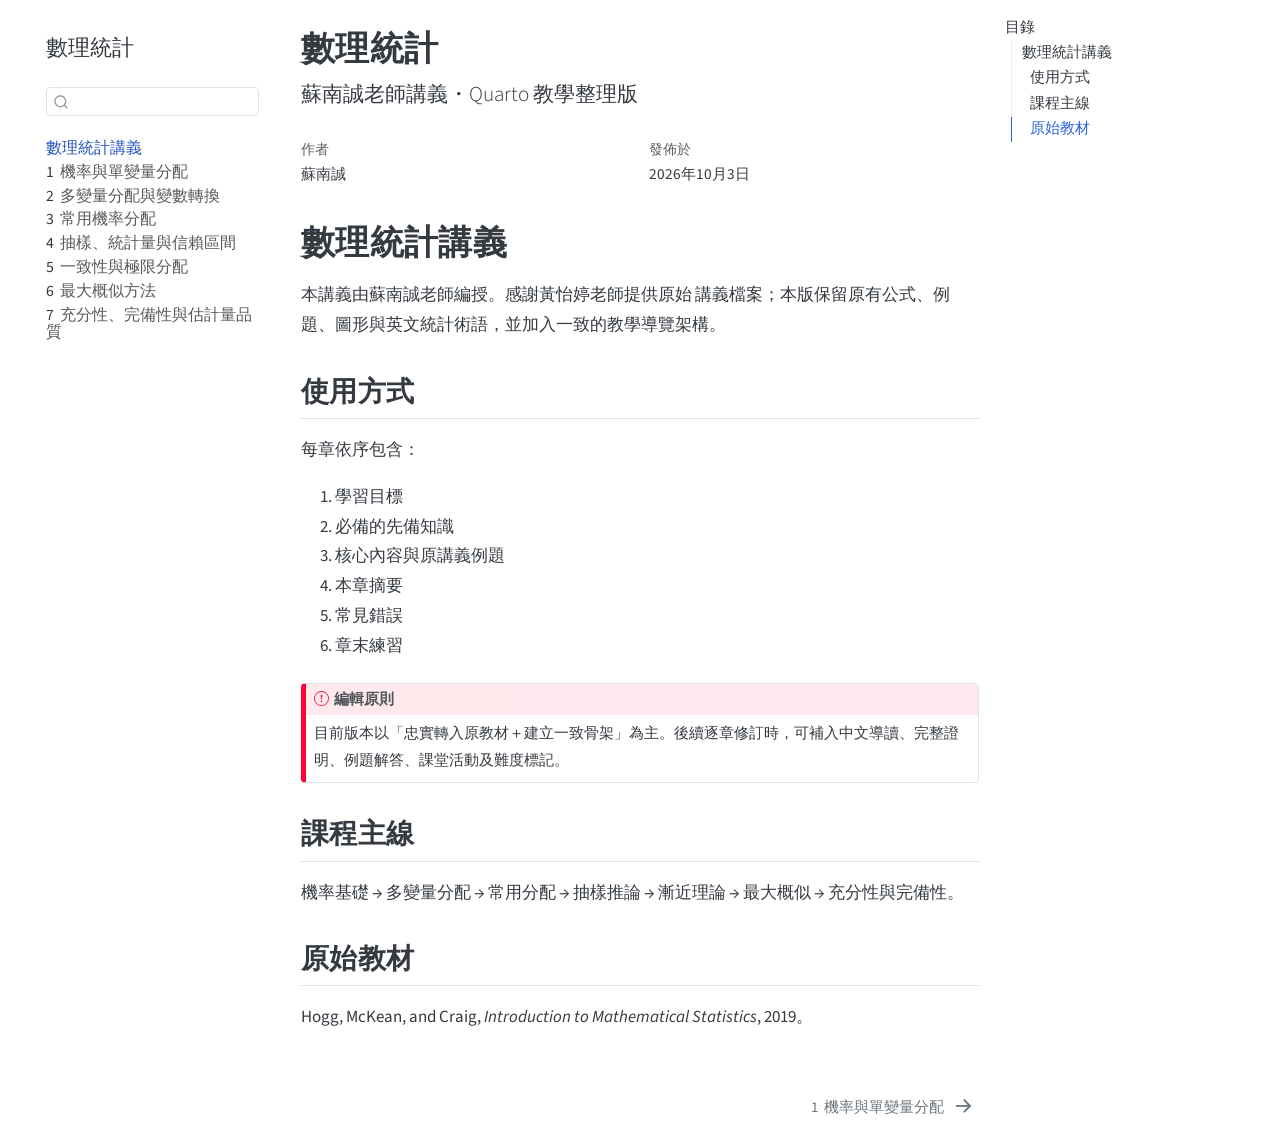
<file: index.html>
<!DOCTYPE html>
<html xmlns="http://www.w3.org/1999/xhtml" lang="zh-tw" xml:lang="zh-tw"><head>

<meta charset="utf-8">
<meta name="generator" content="quarto-1.10.18">

<meta name="viewport" content="width=device-width, initial-scale=1.0, user-scalable=yes">

<meta name="author" content="蘇南誠">

<title>數理統計</title>
<style>
/* Default styles provided by pandoc.
** See https://pandoc.org/MANUAL.html#variables-for-html for config info.
*/
span.smallcaps{font-variant: small-caps;}
div.columns{display: flex; gap: 1.5em;}
div.column{flex: auto;}
@media screen {
div.columns{gap: min(4vw, 1.5em);}
div.column{overflow-x: auto;}
}
div.hanging-indent{margin-left: 1.5em; text-indent: -1.5em;}
ul.task-list{list-style: none;}
ul.task-list li input[type="checkbox"] {
  width: 0.8em;
  margin: 0 0.8em 0.2em -1em; /* quarto-specific, see https://github.com/quarto-dev/quarto-cli/issues/4556 */ 
  vertical-align: middle;
}
</style>


<script src="site_libs/quarto-nav/quarto-nav.js"></script>
<script src="site_libs/quarto-nav/headroom.min.js"></script>
<script src="site_libs/clipboard/clipboard.min.js"></script>
<script src="site_libs/quarto-search/autocomplete.umd.js"></script>
<script src="site_libs/quarto-search/fuse.min.js"></script>
<script src="site_libs/quarto-search/quarto-search.js"></script>
<meta name="quarto:offset" content="./">
<link href="./01-probability.html" rel="next">
<script src="site_libs/quarto-html/quarto.js" type="module"></script>
<script src="site_libs/quarto-html/tabsets/tabsets.js" type="module"></script>
<script src="site_libs/quarto-html/popper.min.js"></script>
<script src="site_libs/quarto-html/tippy.umd.min.js"></script>
<script src="site_libs/quarto-html/anchor.min.js"></script>
<link href="site_libs/quarto-html/tippy.css" rel="stylesheet">
<link href="site_libs/quarto-html/quarto-syntax-highlighting-64a204ab8560d761af7679ceaba22944.css" rel="stylesheet" id="quarto-text-highlighting-styles">
<script src="site_libs/bootstrap/bootstrap.min.js"></script>
<link href="site_libs/bootstrap/bootstrap-icons.css" rel="stylesheet">
<link href="site_libs/bootstrap/bootstrap-631496449bf32ff9b0bb69a6bfd9195d.min.css" rel="stylesheet" append-hash="true" id="quarto-bootstrap" data-mode="light">
<script id="quarto-search-options" type="application/json">{
  "location": "sidebar",
  "copy-button": false,
  "collapse-after": 3,
  "panel-placement": "start",
  "type": "textbox",
  "limit": 50,
  "keyboard-shortcut": [
    "f",
    "/",
    "s"
  ],
  "show-item-context": false,
  "language": {
    "search-no-results-text": "沒有結果",
    "search-matching-documents-text": "符合的文件",
    "search-copy-link-title": "複製搜尋連結",
    "search-hide-matches-text": "隱藏其他符合的結果",
    "search-more-match-text": "更多符合結果",
    "search-more-matches-text": "更多符合結果",
    "search-clear-button-title": "清除",
    "search-text-placeholder": "",
    "search-detached-cancel-button-title": "取消",
    "search-submit-button-title": "送出",
    "search-label": "搜尋"
  }
}</script>


<link rel="stylesheet" href="styles.css">
</head>

<body class="nav-sidebar floating quarto-light">

<div id="quarto-search-results"></div>
  <header id="quarto-header" class="headroom fixed-top">
  <nav class="quarto-secondary-nav">
    <div class="container-fluid d-flex">
      <button type="button" class="quarto-btn-toggle btn" data-bs-toggle="collapse" role="button" data-bs-target=".quarto-sidebar-collapse-item" aria-controls="quarto-sidebar" aria-expanded="false" aria-label="切換側邊欄導航" onclick="if (window.quartoToggleHeadroom) { window.quartoToggleHeadroom(); }">
        <i class="bi bi-layout-text-sidebar-reverse"></i>
      </button>
        <nav class="quarto-page-breadcrumbs" aria-label="breadcrumb"><ol class="breadcrumb"><li class="breadcrumb-item"><a href="./index.html">數理統計講義</a></li></ol></nav>
        <a class="flex-grow-1" role="navigation" data-bs-toggle="collapse" data-bs-target=".quarto-sidebar-collapse-item" aria-controls="quarto-sidebar" aria-expanded="false" aria-label="切換側邊欄導航" onclick="if (window.quartoToggleHeadroom) { window.quartoToggleHeadroom(); }">      
        </a>
      <button type="button" class="btn quarto-search-button" aria-label="搜尋" onclick="window.quartoOpenSearch();">
        <i class="bi bi-search"></i>
      </button>
    </div>
  </nav>
</header>
<!-- content -->
<div id="quarto-content" class="quarto-container page-columns page-rows-contents page-layout-article">
<!-- sidebar -->
  <nav id="quarto-sidebar" class="sidebar collapse collapse-horizontal quarto-sidebar-collapse-item sidebar-navigation floating overflow-auto">
    <div class="pt-lg-2 mt-2 text-left sidebar-header">
    <div class="sidebar-title mb-0 py-0">
      <a href="./">數理統計</a> 
    </div>
      </div>
        <div class="mt-2 flex-shrink-0 align-items-center">
        <div class="sidebar-search">
        <div id="quarto-search" class="" title="搜尋"></div>
        </div>
        </div>
    <div class="sidebar-menu-container"> 
    <ul class="list-unstyled mt-1">
        <li class="sidebar-item">
  <div class="sidebar-item-container"> 
  <a href="./index.html" class="sidebar-item-text sidebar-link active">
 <span class="menu-text">數理統計講義</span></a>
  </div>
</li>
        <li class="sidebar-item">
  <div class="sidebar-item-container"> 
  <a href="./01-probability.html" class="sidebar-item-text sidebar-link">
 <span class="menu-text"><span class="chapter-number">1</span>&nbsp; <span class="chapter-title">機率與單變量分配</span></span></a>
  </div>
</li>
        <li class="sidebar-item">
  <div class="sidebar-item-container"> 
  <a href="./02-multivariate.html" class="sidebar-item-text sidebar-link">
 <span class="menu-text"><span class="chapter-number">2</span>&nbsp; <span class="chapter-title">多變量分配與變數轉換</span></span></a>
  </div>
</li>
        <li class="sidebar-item">
  <div class="sidebar-item-container"> 
  <a href="./03-special-distributions.html" class="sidebar-item-text sidebar-link">
 <span class="menu-text"><span class="chapter-number">3</span>&nbsp; <span class="chapter-title">常用機率分配</span></span></a>
  </div>
</li>
        <li class="sidebar-item">
  <div class="sidebar-item-container"> 
  <a href="./04-sampling-inference.html" class="sidebar-item-text sidebar-link">
 <span class="menu-text"><span class="chapter-number">4</span>&nbsp; <span class="chapter-title">抽樣、統計量與信賴區間</span></span></a>
  </div>
</li>
        <li class="sidebar-item">
  <div class="sidebar-item-container"> 
  <a href="./05-asymptotics.html" class="sidebar-item-text sidebar-link">
 <span class="menu-text"><span class="chapter-number">5</span>&nbsp; <span class="chapter-title">一致性與極限分配</span></span></a>
  </div>
</li>
        <li class="sidebar-item">
  <div class="sidebar-item-container"> 
  <a href="./06-likelihood.html" class="sidebar-item-text sidebar-link">
 <span class="menu-text"><span class="chapter-number">6</span>&nbsp; <span class="chapter-title">最大概似方法</span></span></a>
  </div>
</li>
        <li class="sidebar-item">
  <div class="sidebar-item-container"> 
  <a href="./07-sufficiency.html" class="sidebar-item-text sidebar-link">
 <span class="menu-text"><span class="chapter-number">7</span>&nbsp; <span class="chapter-title">充分性、完備性與估計量品質</span></span></a>
  </div>
</li>
    </ul>
    </div>
</nav>
<div id="quarto-sidebar-glass" class="quarto-sidebar-collapse-item" data-bs-toggle="collapse" data-bs-target=".quarto-sidebar-collapse-item"></div>
<!-- margin-sidebar -->
    <div id="quarto-margin-sidebar" class="sidebar margin-sidebar">
        <nav id="TOC" role="doc-toc" class="toc-active">
    <h2 id="toc-title">目錄</h2>
   
  <ul class="collapse">
  <li><a href="#數理統計講義" id="toc-數理統計講義" class="nav-link active" data-scroll-target="#數理統計講義">數理統計講義</a>
  <ul class="collapse">
  <li><a href="#使用方式" id="toc-使用方式" class="nav-link" data-scroll-target="#使用方式">使用方式</a></li>
  <li><a href="#課程主線" id="toc-課程主線" class="nav-link" data-scroll-target="#課程主線">課程主線</a></li>
  <li><a href="#原始教材" id="toc-原始教材" class="nav-link" data-scroll-target="#原始教材">原始教材</a></li>
  </ul></li>
  </ul>
</nav>
    </div>
<!-- main -->
<main class="content" id="quarto-document-content">

<header id="title-block-header" class="quarto-title-block default">
<div class="quarto-title">
<h1 class="title">數理統計</h1>
<p class="subtitle lead">蘇南誠老師講義・Quarto 教學整理版</p>
</div>



<div class="quarto-title-meta">

    <div>
    <div class="quarto-title-meta-heading">作者</div>
    <div class="quarto-title-meta-contents">
             <p>蘇南誠 </p>
          </div>
  </div>
    
    <div>
    <div class="quarto-title-meta-heading">發佈於</div>
    <div class="quarto-title-meta-contents">
      <p class="date">2026年10月3日</p>
    </div>
  </div>
  
    
  </div>
  


</header>


<section id="數理統計講義" class="level1 unnumbered">
<h1 class="unnumbered">數理統計講義</h1>
<p>本講義由蘇南誠老師編授。感謝黃怡婷老師提供原始 講義檔案；本版保留原有公式、例題、圖形與英文統計術語，並加入一致的教學導覽架構。</p>
<section id="使用方式" class="level2">
<h2 class="anchored" data-anchor-id="使用方式">使用方式</h2>
<p>每章依序包含：</p>
<ol type="1">
<li>學習目標</li>
<li>必備的先備知識</li>
<li>核心內容與原講義例題</li>
<li>本章摘要</li>
<li>常見錯誤</li>
<li>章末練習</li>
</ol>
<div class="callout callout-style-default callout-important callout-titled" title="編輯原則">
<div class="callout-header d-flex align-content-center">
<div class="callout-icon-container">
<i class="callout-icon"></i>
</div>
<div class="callout-title-container flex-fill">
<span class="screen-reader-only">重要</span>編輯原則
</div>
</div>
<div class="callout-body-container callout-body">
<p>目前版本以「忠實轉入原教材＋建立一致骨架」為主。後續逐章修訂時，可補入中文導讀、完整證明、例題解答、課堂活動及難度標記。</p>
</div>
</div>
</section>
<section id="課程主線" class="level2">
<h2 class="anchored" data-anchor-id="課程主線">課程主線</h2>
<p>機率基礎 → 多變量分配 → 常用分配 → 抽樣推論 → 漸近理論 → 最大概似 → 充分性與完備性。</p>
</section>
<section id="原始教材" class="level2">
<h2 class="anchored" data-anchor-id="原始教材">原始教材</h2>
<p>Hogg, McKean, and Craig, <em>Introduction to Mathematical Statistics</em>, 2019。</p>


</section>
</section>

</main> <!-- /main -->
<script id="quarto-html-after-body" type="application/javascript">
  window.document.addEventListener("DOMContentLoaded", function (event) {
    const icon = "";
    const anchorJS = new window.AnchorJS();
    anchorJS.options = {
      placement: 'right',
      icon: icon
    };
    anchorJS.add('.anchored');
    const isCodeAnnotation = (el) => {
      for (const clz of el.classList) {
        if (clz.startsWith('code-annotation-')) {                     
          return true;
        }
      }
      return false;
    }
    const onCopySuccess = function(e) {
      // button target
      const button = e.trigger;
      // don't keep focus
      button.blur();
      // flash "checked"
      button.classList.add('code-copy-button-checked');
      var currentTitle = button.getAttribute("title");
      button.setAttribute("title", "已複製");
      let tooltip;
      if (window.bootstrap) {
        button.setAttribute("data-bs-toggle", "tooltip");
        button.setAttribute("data-bs-placement", "left");
        button.setAttribute("data-bs-title", "已複製");
        tooltip = new bootstrap.Tooltip(button, 
          { trigger: "manual", 
            customClass: "code-copy-button-tooltip",
            offset: [0, -8]});
        tooltip.show();    
      }
      setTimeout(function() {
        if (tooltip) {
          tooltip.hide();
          button.removeAttribute("data-bs-title");
          button.removeAttribute("data-bs-toggle");
          button.removeAttribute("data-bs-placement");
        }
        button.setAttribute("title", currentTitle);
        button.classList.remove('code-copy-button-checked');
      }, 1000);
      // clear code selection
      e.clearSelection();
    }
    const getTextToCopy = function(trigger) {
      const outerScaffold = trigger.parentElement.cloneNode(true);
      const codeEl = outerScaffold.querySelector('code');
      for (const childEl of codeEl.children) {
        if (isCodeAnnotation(childEl)) {
          childEl.remove();
        }
      }
      return codeEl.innerText;
    }
    const clipboard = new window.ClipboardJS('.code-copy-button:not([data-in-quarto-modal])', {
      text: getTextToCopy
    });
    clipboard.on('success', onCopySuccess);
    if (window.document.getElementById('quarto-embedded-source-code-modal')) {
      const clipboardModal = new window.ClipboardJS('.code-copy-button[data-in-quarto-modal]', {
        text: getTextToCopy,
        container: window.document.getElementById('quarto-embedded-source-code-modal')
      });
      clipboardModal.on('success', onCopySuccess);
    }
      var localhostRegex = new RegExp(/^(?:http|https):\/\/localhost\:?[0-9]*\//);
      var mailtoRegex = new RegExp(/^mailto:/);
        var filterRegex = new RegExp('/' + window.location.host + '/');
      var isInternal = (href) => {
          return filterRegex.test(href) || localhostRegex.test(href) || mailtoRegex.test(href);
      }
      // Inspect non-navigation links and adorn them if external
     var links = window.document.querySelectorAll('a[href]:not(.nav-link):not(.navbar-brand):not(.toc-action):not(.sidebar-link):not(.sidebar-item-toggle):not(.pagination-link):not(.no-external):not([aria-hidden]):not(.dropdown-item):not(.quarto-navigation-tool):not(.about-link)');
      for (var i=0; i<links.length; i++) {
        const link = links[i];
        if (!isInternal(link.href)) {
          // undo the damage that might have been done by quarto-nav.js in the case of
          // links that we want to consider external
          if (link.dataset.originalHref !== undefined) {
            link.href = link.dataset.originalHref;
          }
        }
      }
    function tippyHover(el, contentFn, onTriggerFn, onUntriggerFn) {
      const config = {
        allowHTML: true,
        maxWidth: 500,
        delay: 100,
        arrow: false,
        appendTo: function(el) {
            return el.parentElement;
        },
        interactive: true,
        interactiveBorder: 10,
        theme: 'quarto',
        placement: 'bottom-start',
      };
      if (contentFn) {
        config.content = contentFn;
      }
      if (onTriggerFn) {
        config.onTrigger = onTriggerFn;
      }
      if (onUntriggerFn) {
        config.onUntrigger = onUntriggerFn;
      }
      window.tippy(el, config); 
    }
    const noterefs = window.document.querySelectorAll('a[role="doc-noteref"]');
    for (var i=0; i<noterefs.length; i++) {
      const ref = noterefs[i];
      tippyHover(ref, function() {
        // use id or data attribute instead here
        let href = ref.getAttribute('data-footnote-href') || ref.getAttribute('href');
        try { href = new URL(href).hash; } catch {}
        const id = href.replace(/^#\/?/, "");
        const note = window.document.getElementById(id);
        if (note) {
          return note.innerHTML;
        } else {
          return "";
        }
      });
    }
    const xrefs = window.document.querySelectorAll('a.quarto-xref');
    const processXRef = (id, note) => {
      // Strip column container classes
      const stripColumnClz = (el) => {
        el.classList.remove("page-full", "page-columns");
        if (el.children) {
          for (const child of el.children) {
            stripColumnClz(child);
          }
        }
      }
      stripColumnClz(note)
      if (id === null || id.startsWith('sec-')) {
        // Special case sections, only their first couple elements
        const container = document.createElement("div");
        if (note.children && note.children.length > 2) {
          container.appendChild(note.children[0].cloneNode(true));
          for (let i = 1; i < note.children.length; i++) {
            const child = note.children[i];
            if (child.tagName === "P" && child.innerText === "") {
              continue;
            } else {
              container.appendChild(child.cloneNode(true));
              break;
            }
          }
          if (window.Quarto?.typesetMath) {
            window.Quarto.typesetMath(container);
          }
          return container.innerHTML
        } else {
          if (window.Quarto?.typesetMath) {
            window.Quarto.typesetMath(note);
          }
          return note.innerHTML;
        }
      } else {
        // Remove any anchor links if they are present
        const anchorLink = note.querySelector('a.anchorjs-link');
        if (anchorLink) {
          anchorLink.remove();
        }
        if (window.Quarto?.typesetMath) {
          window.Quarto.typesetMath(note);
        }
        if (note.classList.contains("callout")) {
          return note.outerHTML;
        } else {
          return note.innerHTML;
        }
      }
    }
    for (var i=0; i<xrefs.length; i++) {
      const xref = xrefs[i];
      tippyHover(xref, undefined, function(instance) {
        instance.disable();
        let url = xref.getAttribute('href');
        let hash = undefined; 
        if (url.startsWith('#')) {
          hash = url;
        } else {
          try { hash = new URL(url).hash; } catch {}
        }
        if (hash) {
          const id = hash.replace(/^#\/?/, "");
          const note = window.document.getElementById(id);
          if (note !== null) {
            try {
              const html = processXRef(id, note.cloneNode(true));
              instance.setContent(html);
            } finally {
              instance.enable();
              instance.show();
            }
          } else {
            // See if we can fetch this
            fetch(url.split('#')[0])
            .then(res => res.text())
            .then(html => {
              const parser = new DOMParser();
              const htmlDoc = parser.parseFromString(html, "text/html");
              const note = htmlDoc.getElementById(id);
              if (note !== null) {
                const html = processXRef(id, note);
                instance.setContent(html);
              } 
            }).finally(() => {
              instance.enable();
              instance.show();
            });
          }
        } else {
          // See if we can fetch a full url (with no hash to target)
          // This is a special case and we should probably do some content thinning / targeting
          fetch(url)
          .then(res => res.text())
          .then(html => {
            const parser = new DOMParser();
            const htmlDoc = parser.parseFromString(html, "text/html");
            const note = htmlDoc.querySelector('main.content');
            if (note !== null) {
              // This should only happen for chapter cross references
              // (since there is no id in the URL)
              // remove the first header
              if (note.children.length > 0 && note.children[0].tagName === "HEADER") {
                note.children[0].remove();
              }
              const html = processXRef(null, note);
              instance.setContent(html);
            } 
          }).finally(() => {
            instance.enable();
            instance.show();
          });
        }
      }, function(instance) {
      });
    }
        let selectedAnnoteEl;
        const selectorForAnnotation = ( cell, annotation) => {
          let cellAttr = 'data-code-cell="' + cell + '"';
          let lineAttr = 'data-code-annotation="' +  annotation + '"';
          const selector = 'span[' + cellAttr + '][' + lineAttr + ']';
          return selector;
        }
        const selectCodeLines = (annoteEl) => {
          const doc = window.document;
          const targetCell = annoteEl.getAttribute("data-target-cell");
          const targetAnnotation = annoteEl.getAttribute("data-target-annotation");
          const annoteSpan = window.document.querySelector(selectorForAnnotation(targetCell, targetAnnotation));
          const lines = annoteSpan.getAttribute("data-code-lines").split(",");
          const lineIds = lines.map((line) => {
            return targetCell + "-" + line;
          })
          let top = null;
          let height = null;
          let parent = null;
          if (lineIds.length > 0) {
              //compute the position of the single el (top and bottom and make a div)
              const el = window.document.getElementById(lineIds[0]);
              top = el.offsetTop;
              height = el.offsetHeight;
              parent = el.parentElement.parentElement;
            if (lineIds.length > 1) {
              const lastEl = window.document.getElementById(lineIds[lineIds.length - 1]);
              const bottom = lastEl.offsetTop + lastEl.offsetHeight;
              height = bottom - top;
            }
            if (top !== null && height !== null && parent !== null) {
              // cook up a div (if necessary) and position it 
              let div = window.document.getElementById("code-annotation-line-highlight");
              if (div === null) {
                div = window.document.createElement("div");
                div.setAttribute("id", "code-annotation-line-highlight");
                div.style.position = 'absolute';
                parent.appendChild(div);
              }
              div.style.top = top - 2 + "px";
              div.style.height = height + 4 + "px";
              div.style.left = 0;
              let gutterDiv = window.document.getElementById("code-annotation-line-highlight-gutter");
              if (gutterDiv === null) {
                gutterDiv = window.document.createElement("div");
                gutterDiv.setAttribute("id", "code-annotation-line-highlight-gutter");
                gutterDiv.style.position = 'absolute';
                const codeCell = window.document.getElementById(targetCell);
                const gutter = codeCell.querySelector('.code-annotation-gutter');
                gutter.appendChild(gutterDiv);
              }
              gutterDiv.style.top = top - 2 + "px";
              gutterDiv.style.height = height + 4 + "px";
            }
            selectedAnnoteEl = annoteEl;
          }
        };
        const unselectCodeLines = () => {
          const elementsIds = ["code-annotation-line-highlight", "code-annotation-line-highlight-gutter"];
          elementsIds.forEach((elId) => {
            const div = window.document.getElementById(elId);
            if (div) {
              div.remove();
            }
          });
          selectedAnnoteEl = undefined;
        };
          // Handle positioning of the toggle
      window.addEventListener(
        "resize",
        throttle(() => {
          elRect = undefined;
          if (selectedAnnoteEl) {
            selectCodeLines(selectedAnnoteEl);
          }
        }, 10)
      );
      function throttle(fn, ms) {
      let throttle = false;
      let timer;
        return (...args) => {
          if(!throttle) { // first call gets through
              fn.apply(this, args);
              throttle = true;
          } else { // all the others get throttled
              if(timer) clearTimeout(timer); // cancel #2
              timer = setTimeout(() => {
                fn.apply(this, args);
                timer = throttle = false;
              }, ms);
          }
        };
      }
        // Attach click handler to the DT
        const annoteDls = window.document.querySelectorAll('dt[data-target-cell]');
        for (const annoteDlNode of annoteDls) {
          annoteDlNode.addEventListener('click', (event) => {
            const clickedEl = event.target;
            if (clickedEl !== selectedAnnoteEl) {
              unselectCodeLines();
              const activeEl = window.document.querySelector('dt[data-target-cell].code-annotation-active');
              if (activeEl) {
                activeEl.classList.remove('code-annotation-active');
              }
              selectCodeLines(clickedEl);
              clickedEl.classList.add('code-annotation-active');
            } else {
              // Unselect the line
              unselectCodeLines();
              clickedEl.classList.remove('code-annotation-active');
            }
          });
        }
    const findCites = (el) => {
      const parentEl = el.parentElement;
      if (parentEl) {
        const cites = parentEl.dataset.cites;
        if (cites) {
          return {
            el,
            cites: cites.split(' ')
          };
        } else {
          return findCites(el.parentElement)
        }
      } else {
        return undefined;
      }
    };
    var bibliorefs = window.document.querySelectorAll('a[role="doc-biblioref"]');
    for (var i=0; i<bibliorefs.length; i++) {
      const ref = bibliorefs[i];
      const citeInfo = findCites(ref);
      if (citeInfo) {
        tippyHover(citeInfo.el, function() {
          var popup = window.document.createElement('div');
          citeInfo.cites.forEach(function(cite) {
            var citeDiv = window.document.createElement('div');
            citeDiv.classList.add('hanging-indent');
            citeDiv.classList.add('csl-entry');
            var biblioDiv = window.document.getElementById('ref-' + cite);
            if (biblioDiv) {
              citeDiv.innerHTML = biblioDiv.innerHTML;
            }
            popup.appendChild(citeDiv);
          });
          return popup.innerHTML;
        });
      }
    }
  });
  </script>
<nav class="page-navigation">
  <div class="nav-page nav-page-previous">
  </div>
  <div class="nav-page nav-page-next">
      <a href="./01-probability.html" class="pagination-link" aria-label="機率與單變量分配">
        <span class="nav-page-text"><span class="chapter-number">1</span>&nbsp; <span class="chapter-title">機率與單變量分配</span></span> <i class="bi bi-arrow-right-short"></i>
      </a>
  </div>
</nav>
</div> <!-- /content -->




</body></html>
</file>
<file: site_libs/quarto-html/tippy.css>
.tippy-box[data-animation=fade][data-state=hidden]{opacity:0}[data-tippy-root]{max-width:calc(100vw - 10px)}.tippy-box{position:relative;background-color:#333;color:#fff;border-radius:4px;font-size:14px;line-height:1.4;white-space:normal;outline:0;transition-property:transform,visibility,opacity}.tippy-box[data-placement^=top]>.tippy-arrow{bottom:0}.tippy-box[data-placement^=top]>.tippy-arrow:before{bottom:-7px;left:0;border-width:8px 8px 0;border-top-color:initial;transform-origin:center top}.tippy-box[data-placement^=bottom]>.tippy-arrow{top:0}.tippy-box[data-placement^=bottom]>.tippy-arrow:before{top:-7px;left:0;border-width:0 8px 8px;border-bottom-color:initial;transform-origin:center bottom}.tippy-box[data-placement^=left]>.tippy-arrow{right:0}.tippy-box[data-placement^=left]>.tippy-arrow:before{border-width:8px 0 8px 8px;border-left-color:initial;right:-7px;transform-origin:center left}.tippy-box[data-placement^=right]>.tippy-arrow{left:0}.tippy-box[data-placement^=right]>.tippy-arrow:before{left:-7px;border-width:8px 8px 8px 0;border-right-color:initial;transform-origin:center right}.tippy-box[data-inertia][data-state=visible]{transition-timing-function:cubic-bezier(.54,1.5,.38,1.11)}.tippy-arrow{width:16px;height:16px;color:#333}.tippy-arrow:before{content:"";position:absolute;border-color:transparent;border-style:solid}.tippy-content{position:relative;padding:5px 9px;z-index:1}
</file>
<file: site_libs/quarto-html/quarto-syntax-highlighting-64a204ab8560d761af7679ceaba22944.css>
/* quarto syntax highlight colors */
:root {
  --quarto-hl-ot-color: #003B4F;
  --quarto-hl-at-color: #657422;
  --quarto-hl-ss-color: #20794D;
  --quarto-hl-an-color: #5E5E5E;
  --quarto-hl-fu-color: #4758AB;
  --quarto-hl-st-color: #20794D;
  --quarto-hl-cf-color: #003B4F;
  --quarto-hl-op-color: #5E5E5E;
  --quarto-hl-er-color: #AD0000;
  --quarto-hl-bn-color: #AD0000;
  --quarto-hl-al-color: #AD0000;
  --quarto-hl-va-color: #111111;
  --quarto-hl-bu-color: inherit;
  --quarto-hl-ex-color: inherit;
  --quarto-hl-pp-color: #AD0000;
  --quarto-hl-in-color: #5E5E5E;
  --quarto-hl-vs-color: #20794D;
  --quarto-hl-wa-color: #5E5E5E;
  --quarto-hl-do-color: #5E5E5E;
  --quarto-hl-im-color: #00769E;
  --quarto-hl-ch-color: #20794D;
  --quarto-hl-dt-color: #AD0000;
  --quarto-hl-fl-color: #AD0000;
  --quarto-hl-co-color: #5E5E5E;
  --quarto-hl-cv-color: #5E5E5E;
  --quarto-hl-cn-color: #8f5902;
  --quarto-hl-sc-color: #5E5E5E;
  --quarto-hl-dv-color: #AD0000;
  --quarto-hl-kw-color: #003B4F;
}

/* other quarto variables */
:root {
  --quarto-font-monospace: SFMono-Regular, Menlo, Monaco, Consolas, "Liberation Mono", "Courier New", monospace;
}

/* syntax highlight based on Pandoc's rules */
pre > code.sourceCode > span {
  color: #003B4F;
}

code.sourceCode > span {
  color: #003B4F;
}

div.sourceCode,
div.sourceCode pre.sourceCode {
  color: #003B4F;
}

/* Normal */
code span {
  color: #003B4F;
}

/* Alert */
code span.al {
  color: #AD0000;
  font-style: inherit;
}

/* Annotation */
code span.an {
  color: #5E5E5E;
  font-style: inherit;
}

/* Attribute */
code span.at {
  color: #657422;
  font-style: inherit;
}

/* BaseN */
code span.bn {
  color: #AD0000;
  font-style: inherit;
}

/* BuiltIn */
code span.bu {
  font-style: inherit;
}

/* ControlFlow */
code span.cf {
  color: #003B4F;
  font-weight: bold;
  font-style: inherit;
}

/* Char */
code span.ch {
  color: #20794D;
  font-style: inherit;
}

/* Constant */
code span.cn {
  color: #8f5902;
  font-style: inherit;
}

/* Comment */
code span.co {
  color: #5E5E5E;
  font-style: inherit;
}

/* CommentVar */
code span.cv {
  color: #5E5E5E;
  font-style: italic;
}

/* Documentation */
code span.do {
  color: #5E5E5E;
  font-style: italic;
}

/* DataType */
code span.dt {
  color: #AD0000;
  font-style: inherit;
}

/* DecVal */
code span.dv {
  color: #AD0000;
  font-style: inherit;
}

/* Error */
code span.er {
  color: #AD0000;
  font-style: inherit;
}

/* Extension */
code span.ex {
  font-style: inherit;
}

/* Float */
code span.fl {
  color: #AD0000;
  font-style: inherit;
}

/* Function */
code span.fu {
  color: #4758AB;
  font-style: inherit;
}

/* Import */
code span.im {
  color: #00769E;
  font-style: inherit;
}

/* Information */
code span.in {
  color: #5E5E5E;
  font-style: inherit;
}

/* Keyword */
code span.kw {
  color: #003B4F;
  font-weight: bold;
  font-style: inherit;
}

/* Operator */
code span.op {
  color: #5E5E5E;
  font-style: inherit;
}

/* Other */
code span.ot {
  color: #003B4F;
  font-style: inherit;
}

/* Preprocessor */
code span.pp {
  color: #AD0000;
  font-style: inherit;
}

/* SpecialChar */
code span.sc {
  color: #5E5E5E;
  font-style: inherit;
}

/* SpecialString */
code span.ss {
  color: #20794D;
  font-style: inherit;
}

/* String */
code span.st {
  color: #20794D;
  font-style: inherit;
}

/* Variable */
code span.va {
  color: #111111;
  font-style: inherit;
}

/* VerbatimString */
code span.vs {
  color: #20794D;
  font-style: inherit;
}

/* Warning */
code span.wa {
  color: #5E5E5E;
  font-style: italic;
}

.prevent-inlining {
  content: "</";
}

/*# sourceMappingURL=9d8d5bb603a83b8298b89080a598c93b.css.map */
</file>
<file: styles.css>
body {
  line-height: 1.75;
}

h1, h2, h3 {
  letter-spacing: 0.01em;
}

.callout {
  margin-top: 1.25rem;
  margin-bottom: 1.25rem;
}

div.sourceCode, pre {
  border-radius: 0.35rem;
}

.math.display {
  overflow-x: auto;
  padding-block: 0.35rem;
}
</file>
